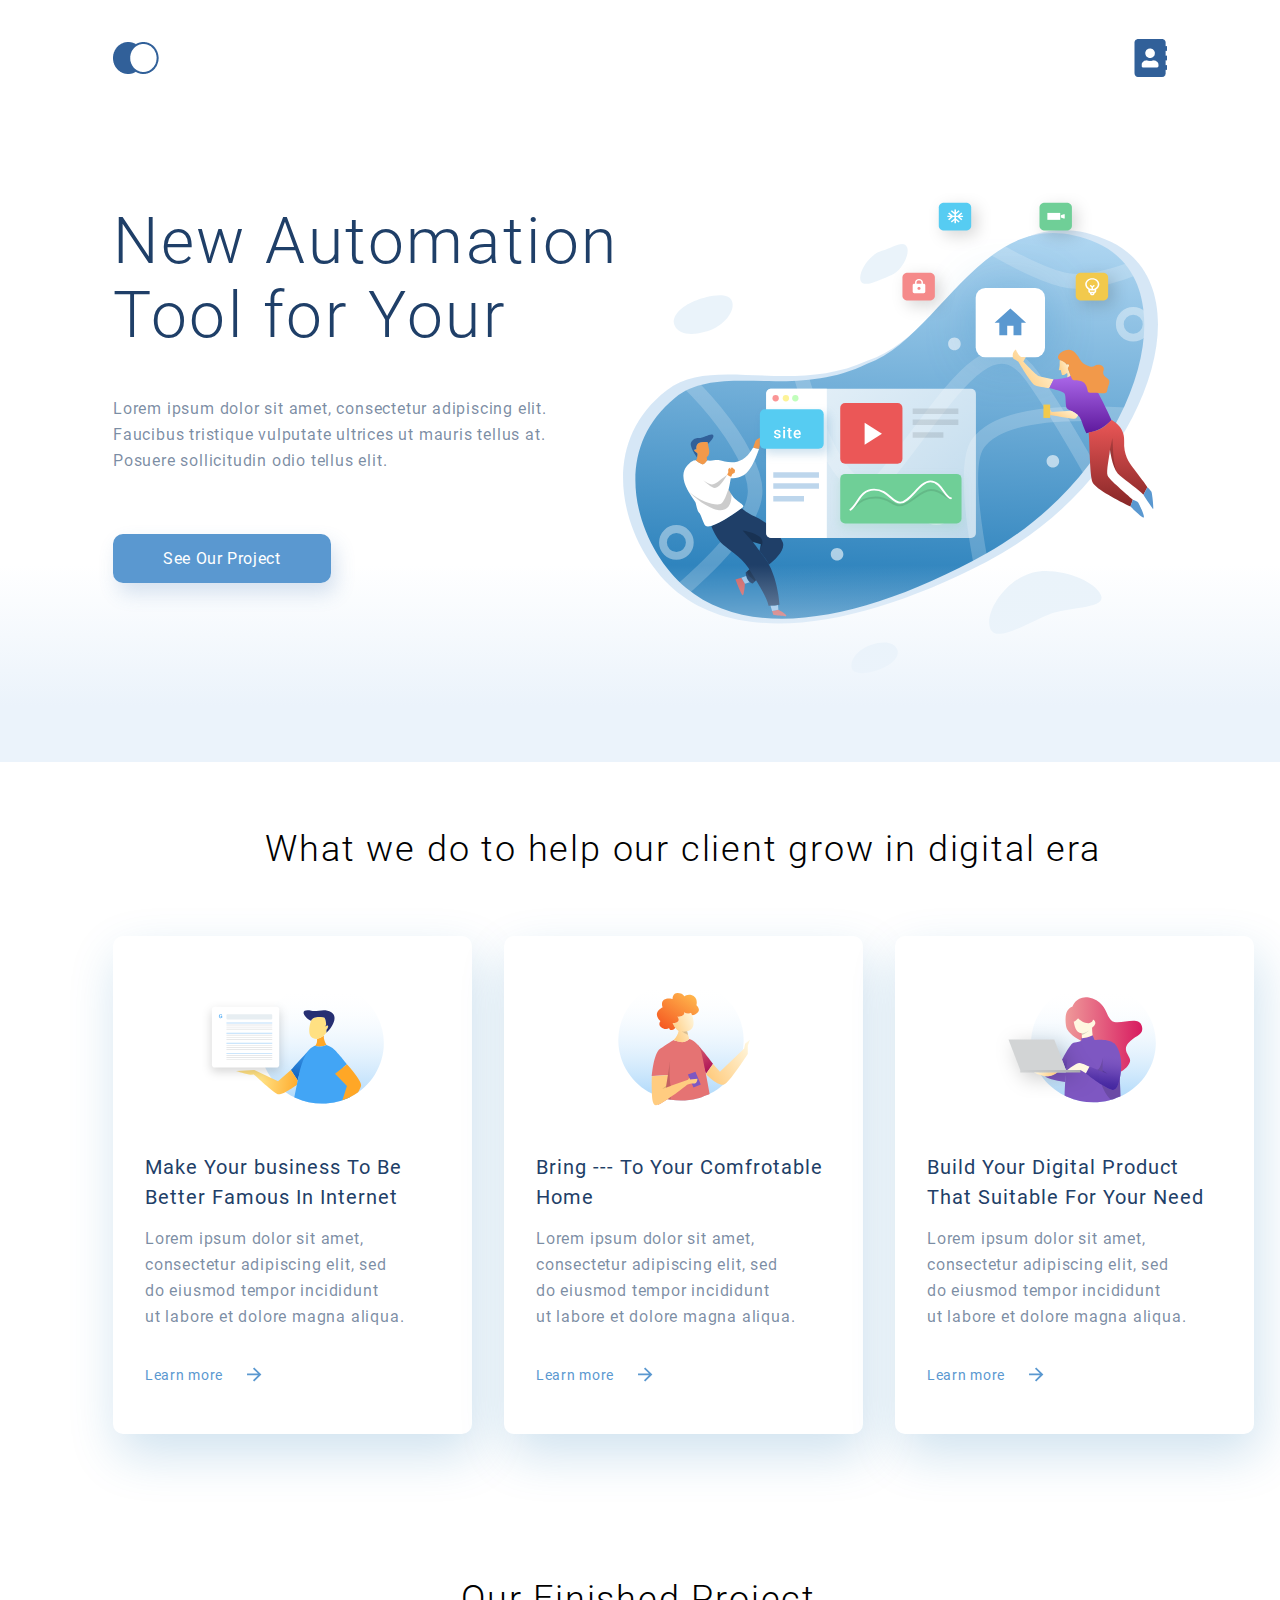
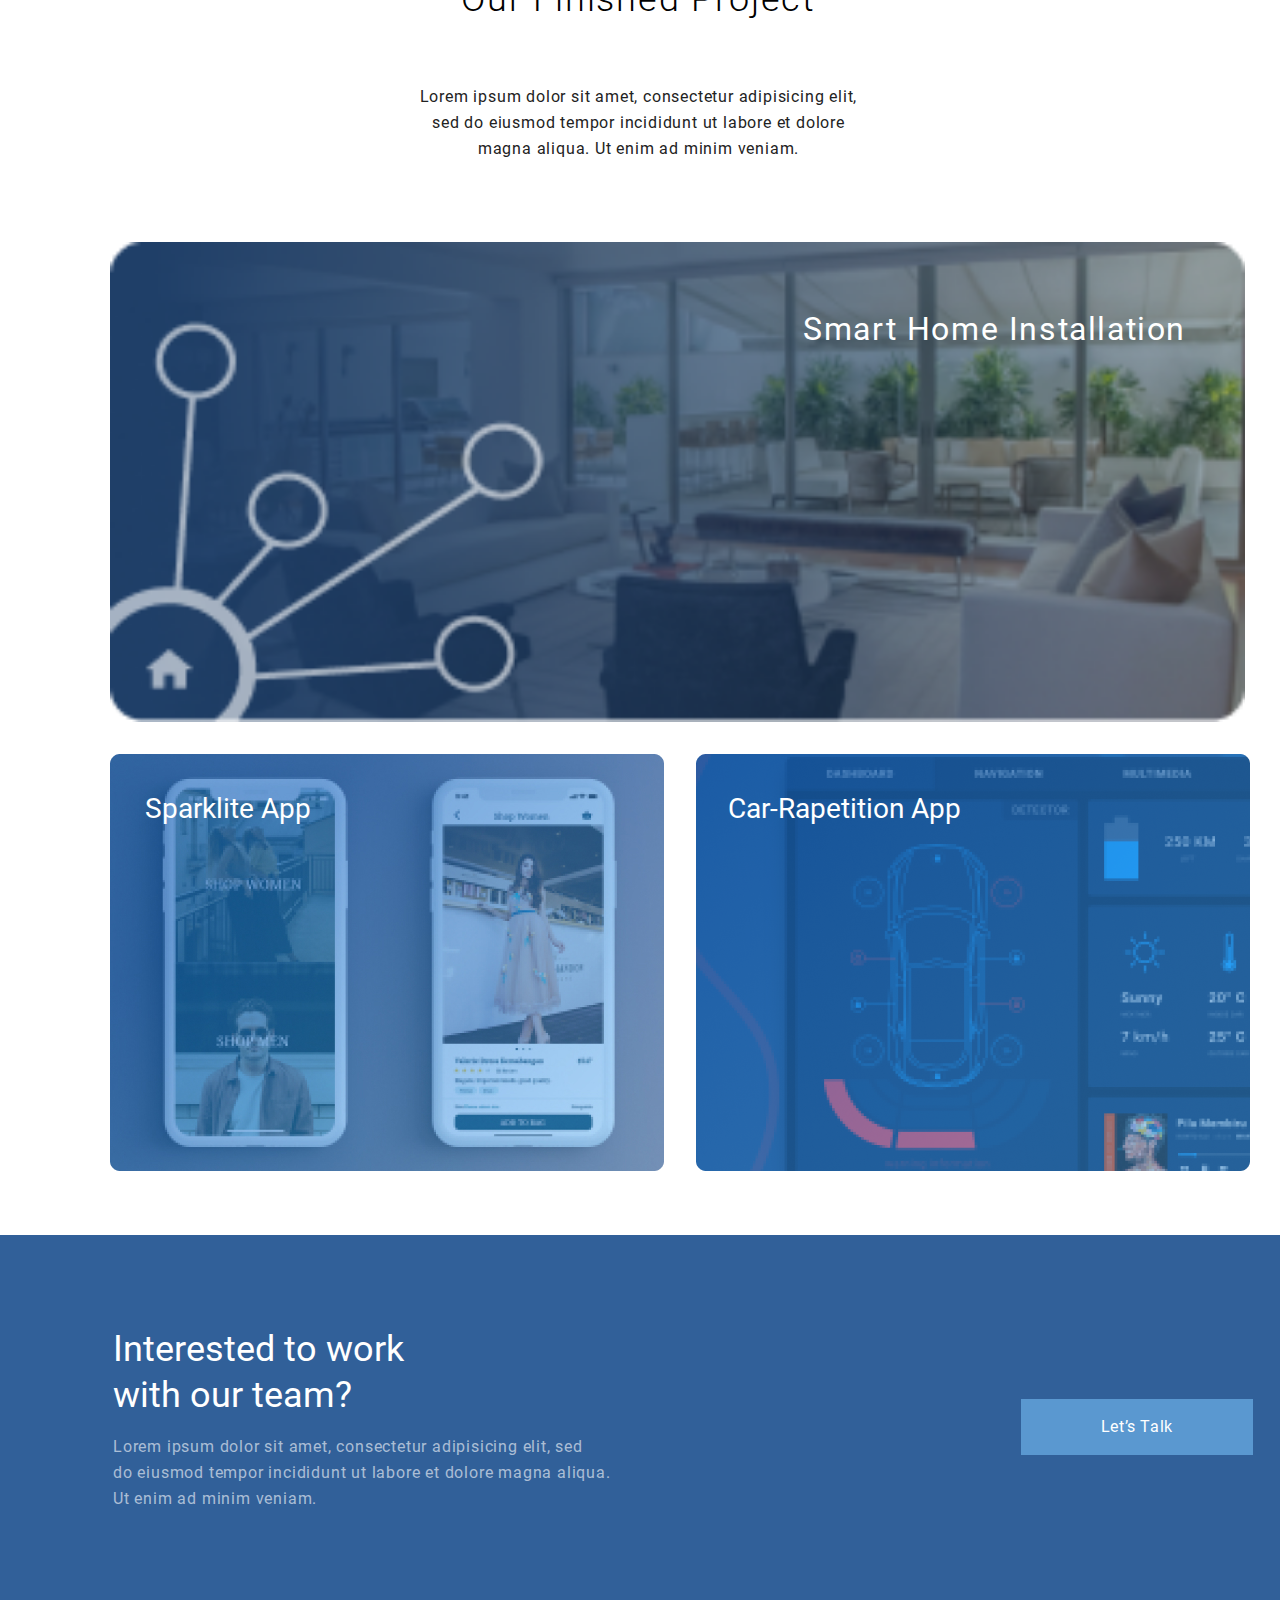
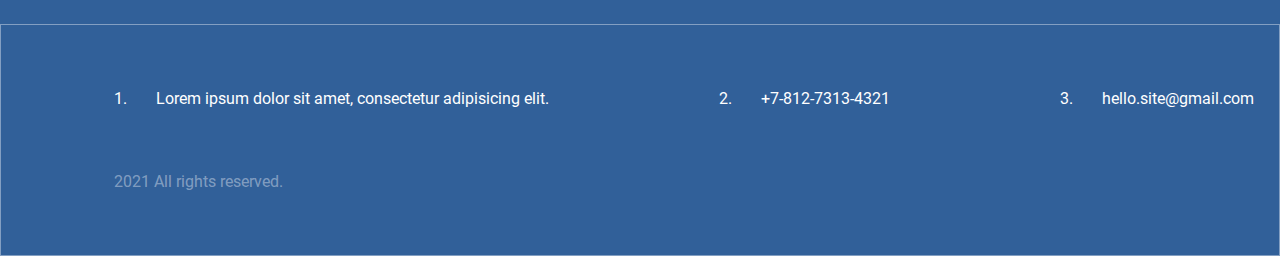
<file: index.html>
<html>
    <head>
        <meta name="viewport" content="width=device-width, initial-scale=1, user-scalable=no" />
        <link href="./style.css" rel="stylesheet" />
    </head>
    <body>
      <div class="menu">
          <div class="logo"></div>
          <div class="adress"></div>
        </div>
        <header class="layout header">
            <div class="layout_inner">

                <h1 class="header_title">New Automation Tool for Your</h1>
                <p class="header_description">Lorem ipsum dolor sit amet, consectetur adipiscing elit. Faucibus tristique vulputate ultrices ut&nbsp;mauris tellus&nbsp;at. Posuere sollicitudin odio tellus elit.</p>
                <a href="#" class="header_button">See Our Project</a>
            </div>
        </header>

        <main class="layout main">
            <div class="layout_inner">
                <h2 class="main_title">What we&nbsp;do&nbsp;to&nbsp;help our client grow in&nbsp;digital era</h2>
                <ul class="main_features">
                    <li class="main_feature main_feature-famous">
                        <strong class="main_feature__title">Make Your business To&nbsp;Be Better Famous In&nbsp;Internet</strong>
                        <br/>
                        <span class="main_feature__description">Lorem ipsum dolor sit amet, consectetur adipiscing elit, sed do&nbsp;eiusmod tempor incididunt ut&nbsp;labore et&nbsp;dolore magna aliqua.</span>
                        <a class="main_feature__more" href="#" rel="noopener noreferrer">Learn more</a>
                    </li>
                    <li class="main_feature main_feature-home">
                        <strong class="main_feature__title">Bring --- To&nbsp;Your Comfrotable Home</strong>
                        <br/>
                        <span class="main_feature__description">Lorem ipsum dolor sit amet, consectetur adipiscing elit, sed do&nbsp;eiusmod tempor incididunt ut&nbsp;labore et&nbsp;dolore magna aliqua.</span>
                        <a class="main_feature__more" href="#" rel="noopener noreferrer">Learn more</a>
                    </li>
                    <li class="main_feature main_feature-product">
                        <strong class="main_feature__title">Build Your Digital Product That Suitable For Your Need</strong>
                        <br/>
                        <span class="main_feature__description">Lorem ipsum dolor sit amet, consectetur adipiscing elit, sed do&nbsp;eiusmod tempor incididunt ut&nbsp;labore et&nbsp;dolore magna aliqua.</span>
                        <a class="main_feature__more" href="#" rel="noopener noreferrer">Learn more</a>
                    </li>
                </ul>
            </div>
        </main>

        <div class="images">
                    <h2 class="project">Our Finished Project</h2>
                    <p class="project_content">Lorem ipsum dolor sit amet, consectetur adipisicing elit, sed do&nbsp;eiusmod tempor incididunt ut&nbsp;labore et&nbsp;dolore magna aliqua. Ut&nbsp;enim ad&nbsp;minim veniam.</p>
                  <div class="images_product">
                    <div class="smart">Smart Home Installation</div>
                    <div class="sparklite">Sparklite App</div>
                    <div class="car">Car-Rapetition App</div>
                  </div>
        </div>
        <footer class="layout footer bite">
            <div class="layout_inner">
                <h2 class="footer_title">Interested to&nbsp;work with our team?</h2>
                <p class="footer_description">Lorem ipsum dolor sit amet, consectetur adipisicing elit, sed do&nbsp;eiusmod tempor incididunt ut&nbsp;labore et&nbsp;dolore magna aliqua. Ut&nbsp;enim ad&nbsp;minim veniam.</p>
                <a href="mailto:hello.site@gmail.com" class="footer_button">Let’s Talk</a>
            </div>
        </footer>

        <footer class="layout footer contacts">
            <div class="layout_inner">
                <ol class="contacts_features">
                    <li class="contacts_feature">Lorem ipsum dolor sit amet, consectetur adipisicing elit.</li>
                    <li class="contacts_feature"><a href="tel:781273134321">+7-812-7313-4321</a></li>
                    <li class="contacts_feature"><a href="mailto:hello.site@gmail.com">hello.site@gmail.com</a></li>
                </ol>
                <span class="footer_copyright">2021 All rights reserved.</span>
            </div>
        </footer>
    </body>
</html>
</file>
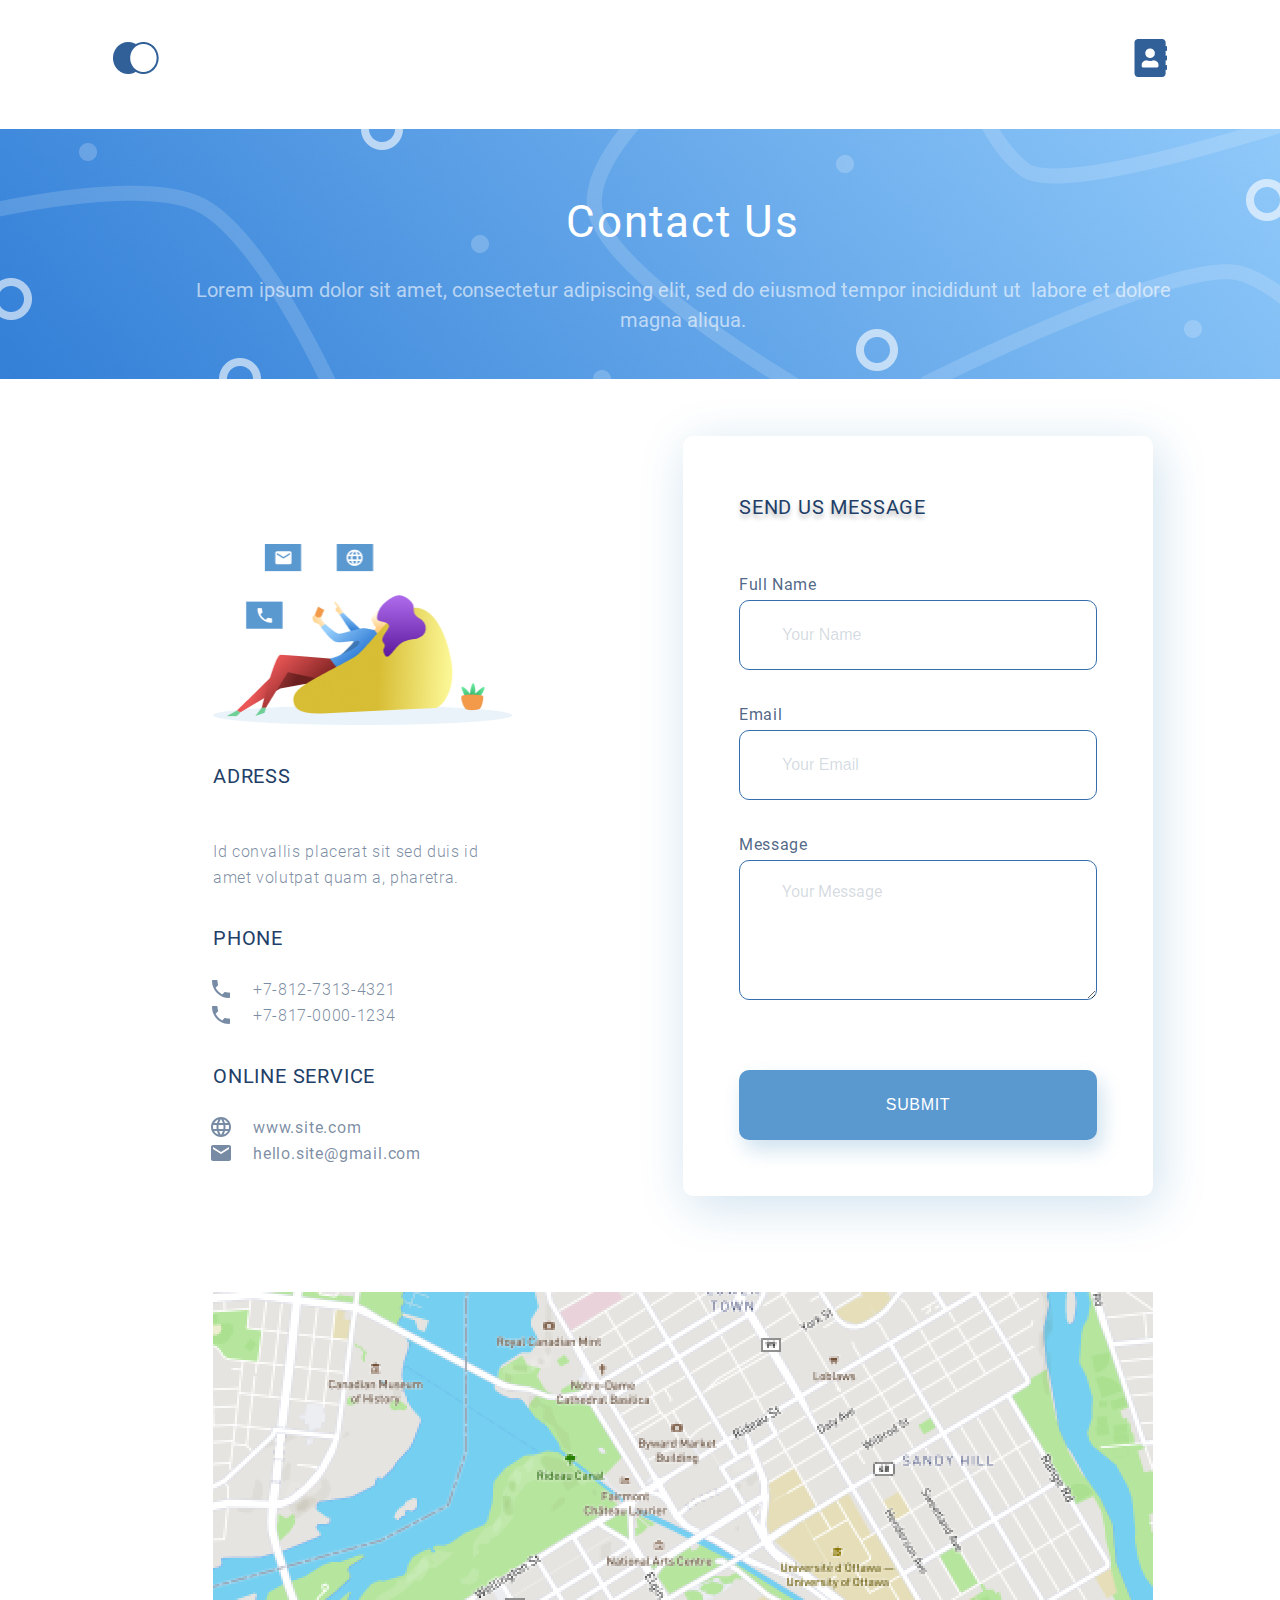
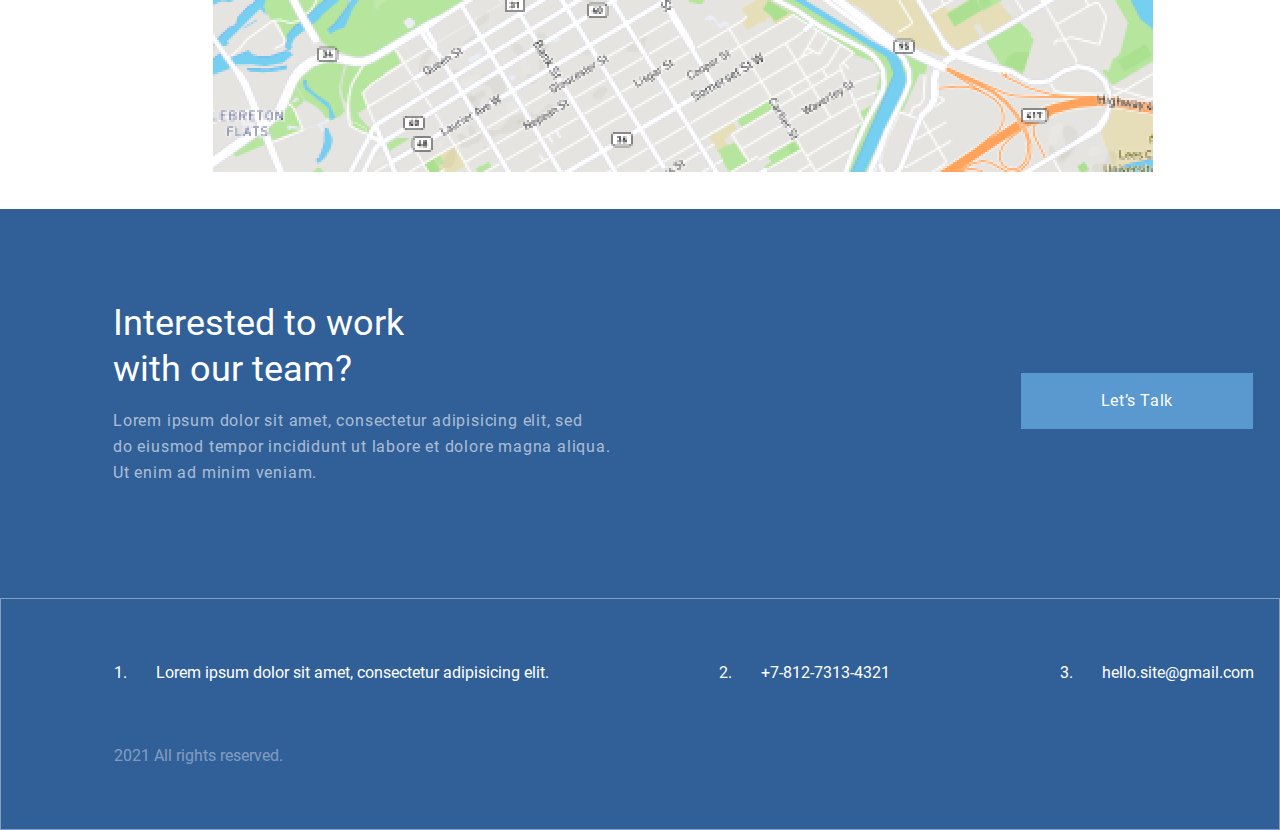
<file: contact.html>
<html>
	<head>
			<meta name="viewport" content="width=device-width, initial-scale=1, user-scalable=no" />
				<link href="./style.css" rel="stylesheet" />
	</head>
		<body>
			<div class="menu">
          <div class="logo"></div>
          <div class="adress"></div>
        </div>
				<header class="layout header_contact">
         <div class="layout_inner">
						<h1 class="header_contact__title">Contact&nbsp;Us</h1>
						<p class="header_contact__description">Lorem ipsum dolor sit amet, consectetur adipiscing elit, sed do&nbsp;eiusmod tempor incididunt ut&nbsp labore et&nbsp;dolore magna aliqua.</p>
						</div>
					</header>
	<main class="layout main_contact">
	 <div class="layout_inner">
		 <div class="main_contact__container">
		 	<dl class="main_features_contact">
			 <dt class="main_feature_contact__title">Adress</dt>
			 <dd class="main_feature_contact__description">Id&nbsp;convallis placerat sit sed duis id&nbsp;<br>amet volutpat quam&nbsp;a, pharetra.</dd>
			 <dt class="main_feature_contact__title">Phone</dt>
			 <dd>
				 <a class="main_feature__phone" href="tel:7-812-7313-4321" rel="noopener noreferrer">+7-812-7313-4321</a>
				 <br>
				 <a class="main_feature__phone" href="tel:+7-817-0000-1234" rel="noopener noreferrer">+7-817-0000-1234</a>
			 </dd>
			 <dt class="main_feature_contact__title">Online service</dt>
			 <dd>
				 <a class="main_feature__site_one" href="www.site.com" rel="noopener noreferrer">www.site.com</a>
				 <br>
				 <a class="main_feature__site_two" href= mailto:hello.site@gmail.com rel="noopener noreferrer">hello.site@gmail.com</a>
			 </dd>
		 </dl>
		 <form class="form" action="#" name="form">
			 <h2 class="form_title">Send&nbsp;us message</h2>
			 <div class="form_group">
				 <p class="form_group_title">Full Name</p>
				 <input class="form_input form_input__name" type="text" placeholder="Your name" />
			 </div>
			 <div class="form_group">
				 <p class="form_group_title" type="email">Email</p>
				 <input class="form_input form_input__email" placeholder="Your email" />
			 </div>
			 <div class="form_group">
				 <p class="form_group_title" placeholder="Your message">Message</p>
				 <textarea class="form_input form_input__message" name="text" placeholder="Your message"></textarea>
			 </div>
			 <div class="form_group_button">
				 <button class="form_group_button_style">Submit</button>
			 </div>
		 </form>
		 <div class="map"></div>
	 </div>
	 </div>
 </main>

			<footer class="layout footer bite">
					<div class="layout_inner">
							<h2 class="footer_title">Interested to&nbsp;work with our team?</h2>
							<p class="footer_description">Lorem ipsum dolor sit amet, consectetur adipisicing elit, sed do&nbsp;eiusmod tempor incididunt ut&nbsp;labore et&nbsp;dolore magna aliqua. Ut&nbsp;enim ad&nbsp;minim veniam.</p>
							<a href="mailto:hello.site@gmail.com" class="footer_button">Let’s Talk</a>
					</div>
			</footer>

			<footer class="layout footer contacts">
					<div class="layout_inner">
							<ol class="contacts_features">
									<li class="contacts_feature">Lorem ipsum dolor sit amet, consectetur adipisicing elit.</li>
									<li class="contacts_feature"><a href="tel:781273134321">+7-812-7313-4321</a></li>
									<li class="contacts_feature"><a href="mailto:hello.site@gmail.com">hello.site@gmail.com</a></li>
							</ol>
							<span class="footer_copyright">2021 All rights reserved.</span>
					</div>
			</footer>
</body>
</html>
</file>
<file: style.css>
@font-face {
		font-family: "Roboto";
		src: local("Roboto-Light"), url("./Roboto-Light.ttf") format("truetype");
		font-weight: 300;
		font-style: normal;
}

@font-face {
		font-family: "Roboto";
		src: local("Roboto-Regular"), url("./Roboto-Regular.ttf") format("truetype");
		font-weight: 400;
		font-style: normal;
}

body {
		height: 100%;
		margin: 0;
		display: flex;
		flex-direction: column;
		font-family: "Roboto", -apple-system, BlinkMacSystemFont, 'Segoe UI', Helvetica, 'Apple Color Emoji', sans-serif, 'Segoe UI Emoji', 'Segoe UI Symbol';
}

*,
*::before,
*::after {
    box-sizing: border-box;
}

.layout_inner {
		width:100%;
		margin: 0 auto;
}


.menu{
		width: 100%;
		max-width: 1366px;
		margin: 0 auto;
		display: flex;
		align-items: center;
		justify-content: space-between;

}
.logo{
		background-image: url("./logo.png");
		width: 46px;
		height: 48px;
}
.adress{
		padding-top: 6px;
		background-image: url("./adress.png");
		width: 33px;
		height: 38px;
}
.header {
		background: linear-gradient(0deg, #EBF3FB 0%, #EBF3FB 8.84%, rgba(152, 195, 232, 0) 31.12%);
		padding-top: 189px;
		padding-bottom: 190px;
}

.header::after {
		content: "";
		position: absolute;
		background-repeat: no-repeat;
		background-position: 50%;
		background-size: contain;
		background-image: url("./header_bg.svg");
		z-index: -1;
}

.header_title {
		font-weight: 300;
		color: #1F3F68;
		width: 520px;

}

.header_description {
		font-weight: 400;
		font-size: 16px;
		line-height: 26px;
		letter-spacing: 0.05em;
		color: rgba(31, 63, 104, .6);
		width: 440px;
}

.header_button {
		font-family: inherit;
		font-weight: 400;
		text-align: center;
		letter-spacing: 0.04em;
		color: #FFFFFF;
		user-select: none;
		text-decoration: none;

}

.project{

		font-weight: 300;
		text-align: center;
		color: #000000;
}
.project_content{
		font-weight: 400;
		font-size: 16px;
		text-align: center;
		letter-spacing: 0.05em;
		color: #222222;
}
.smart{
		background-image: url("./smart.png");
		background-repeat: no-repeat;
		background-size: contain;
		left: 113px;
		top: 1675px;
		font-weight: 400;
		text-align: right;
		letter-spacing: 0.05em;
		color: #FFFFFF;
}
.sparklite{
		background-image: url("./sparklite.jpg");
		background-repeat: no-repeat;
		background-size: contain;
		font-weight: 400;
		color: #FFFFFF;
}
.car{
		background-image: url("./car.png");
		background-repeat: no-repeat;
		background-size: contain;
		font-weight: 400;
		color: #FFFFFF;
}
.main {
		flex: 1;

}

.main_title {
		font-weight: 300;
		font-size: 36px;
		line-height: 46px;
		text-align: center;

}

.main_features {
		padding: 0;
		margin: 0;
		list-style-type: none;
		list-style-position: outside;
		display: grid;
		grid-gap: 32px;
}

.main_feature {
		position: relative;
		padding: 216px 32px 44px;
		margin: 0;
		background: #FFFFFF;
		box-shadow: 5px 20px 50px rgba(16, 112, 177, 0.2);
		border-radius: 10px;
		display: flex;
		flex-direction: column;
		align-items: flex-start;
}

.main_feature::after {
		content: "";
		width: 100%;
		height: 214px;
		position: absolute;
		top: 0;
		left: 0;
		background-repeat: no-repeat;
		background-position: 50%;
}

.main_feature-famous::after {
		background-image: url("./feature_famous_pic.svg");
}

.main_feature-home::after {
		background-image: url("./feature_home_pic.svg");
}

.main_feature-product::after {
		background-image: url("./feature_product_pic.svg");
}

.main_feature br {
		display: none;
}

.main_feature__title {
		display: block;
		font-weight: 400;
		font-size: 20px;
		line-height: 30px;
		letter-spacing: 0.05em;
		color: #1F3F68;
		margin: 0 0 14px;
}

.main_feature__description {
		font-weight: 400;
		font-size: 16px;
		line-height: 26px;
		letter-spacing: 0.05em;
		color: rgba(31, 63, 104, .6);
		margin: 0 0 30px;
}

.main_feature__more {
		font-weight: 400;
		font-size: 14px;
		line-height: 30px;
		letter-spacing: 0.05em;
		color: #5A98D0;
		text-decoration: none;
		display: flex;
		align-items: center;
}

.main_feature__more::after {
		content: "";
		display: inline-block;
		width: 22px;
		height: 22px;
		margin: 0 0 0 20px;
		background-repeat: no-repeat;
		background-position: 0 0;
		background-size:contain;
		background-image: url("./more_link.svg");
}
.footer {
		background-color: #316099;
		color: rgba(255, 255, 255, 1);

}

.contacts {
		padding-top: 64px;
		padding-bottom: 64px;
		border: 1px solid rgba(255, 255, 255, .4);
}

.footer_title {
		font-weight: 400;
		margin: 0;
		grid-area: footer_title;
		max-width: 350px;
}

.footer_description {
		font-weight: 400;
		letter-spacing: 0.05em;
		color: rgba(255, 255, 255, 0.6);
		grid-area: footer_description;
		max-width: 500px;
}

.footer_button {
		display: inline-block;
		padding: 15px 80px;
		background: #5A98D0;
		color: rgba(255, 255, 255, 1);
		font-weight: 400;
		font-size: 16px;
		line-height: 26px;
		text-align: center;
		letter-spacing: 0.04em;
		text-decoration: none;
		grid-area: footer_button;
		justify-self: end;
}

.contacts_features {
		padding: 0;
		margin: 0 0 64px;
		counter-reset: contacts;
		list-style-type: none;
		list-style-position: outside;
		display: grid;
		grid-template-columns: 1fr 1fr 1fr;
		grid-gap: 20px;
}

.contacts_feature {
		position: relative;
		padding-left: 42px;
}

.contacts_feature::before {
		counter-increment: contacts;
		content: counter(contacts) ".";
		position: absolute;
		top: 0;
		left: 0;
}

.contacts_features a {
		color: inherit;
		text-decoration: none;
}

.footer_copyright {
		color: rgba(255, 255, 255, .4);
}
/* Large Devices, Wide Screens */
@media only screen and (min-width: 768px){

		.layout_inner {
				width: 1366px;
				padding-left: 113px;
				padding-right: 113px;
			}
			.menu {
				padding: 34px 113px 47px 113px;
			}

			.header {
				padding-top: 33px;
				display: flex;
				flex-direction: column;

			}
		.header::after {
				top: 193px;
				left: auto;
				right: 113px;
				width: 554px;
				height: 481px;
			}
		.header_title{
				font-weight: 300;
				font-size: 64px;
				line-height: 74px;
				letter-spacing: 0.04em;
				color: #1F3F68;
			}
		.header_description{
				margin:0 0 72px 0;
			}
		.header_button {
				font-family: inherit;
				padding: 15px 50px;
				background: #5A98D0;
				box-shadow: 5px 10px 20px rgba(53, 110, 173, 0.2);
				border-radius: 10px;
				font-weight: 400;
				font-size: 16px;
				line-height: 26px;
				text-align: center;
				letter-spacing: 0.04em;
				color: #FFFFFF;
				user-select: none;
				text-decoration: none;

			}
		.images{
				padding: 0 113px 64px 110px;

			}
		.main_title{
				margin:0 0 64px 0;
				letter-spacing: 0.05em;
			}
		.project{
				font-size: 36px;
				line-height: 46px;
				letter-spacing: 0.05em;
			}
		.project_content{
				line-height: 26px;
				padding: 32px 308px 64px 308px;

			}
		.images_product{
      width: 100%;
      max-width: 1140px;
      margin: 0 auto;
      display: grid;
      grid-gap:32px;
      grid-template-areas:"smart smart" "sparklite car"
    }

		.smart{
				width: 1140px;
				height: 480px;
				padding: 64px 64px 304px 678px;
				font-size: 32px;
				line-height: 46px;
				grid-area: smart;
			}
		.sparklite{
				padding: 32px 336px 339px 35px;
				width: 554px;
				height: 417px;
				font-size: 28px;
				line-height: 46px;
				grid-area: sparklite;

			}
		.car{
				width: 554px;
				height: 417px;
				padding: 32px 264px 339px 32px;
				font-size: 28px;
				line-height: 46px;
				grid-area: car;
			}
		.main{
			padding: 64px 0 112px;
			}
		.main_features {
				grid-template-columns: repeat(3, 1fr);
			}

		.main_feature {
				width: 359px;
			}
		.bite {
				padding-top: 91px;
				padding-bottom: 96px;
			}
		.bite .layout_inner {
				text-align: left;
				display: grid;
				grid-template-areas:
				"footer_title       footer_button"
				"footer_description footer_button";
				align-items: center;
			}
		.footer_title{
				font-size: 36px;
				line-height: 46px;
			}
		.footer_description{
				font-size: 16px;
				line-height: 26px;
			}
		.contacts_features{
				display: flex;
				flex-direction: row;
				justify-content: space-between;
			}
/*Contact*/

.main_contact__container{
	max-width:940px;
	margin: 0 auto;
	display: grid;
	grid-template-areas:  "main_features__contact form"
												"map                     map";
	grid-template-columns: 1fr 1fr;
	align-items: center;
	justify-content: center;
}
		.header_contact{
				background-image: url("./header.jpg");
				background-repeat: no-repeat;
				background-size: cover;
				display: flex;
				flex-direction: column;
			}
		.header_contact__title{
				font-weight: 500;
				font-size: 44px;
				line-height: 74px;
				text-align: center;
				letter-spacing: 0.04em;
				color: #FFFFFF;
				margin:0;
				padding-top: 56px;
			}
			.header_contact__description {
	      margin: 0;
	      padding: 16px 79px 44px 79px;
	      font-weight: 400;
	      font-size: 20px;
	      line-height: 30px;
	      text-align: center;
	      color: rgba(255, 255, 255, 0.6);

			}
		/*	.main_contact .layout_inner {
				display: grid;
				grid-template-areas:  "main_features__contact form"
															"map                     map";
				grid-template-columns: 1fr 1fr;
				align-items: center;
				justify-content: center;
  }*/
	.main_features_contact {
	background-image: url("./sofa.png");
	background-size: 300px 181px;
	background-repeat: no-repeat;
	display: flex;
	flex-direction: column;
	padding-top: 185px;
	padding-right: 100px;
	margin: 0;
	margin-top: 135px;
	grid-area: main_features__contact;
	justify-self: start;
}
		/*.main_feature__contact{
				padding: 0;
				margin: 0;
				list-style-type: none;
				list-style-position: outside;

			}*/
		.main_feature_contact__title{
				padding-top: 32px;
				padding-bottom: 24px;
				font-style: normal;
				font-weight: 500;
				font-size: 20px;
				line-height: 30px;
				letter-spacing: 0.04em;
				color: #1F3F68;
				text-transform: uppercase;

			}
		.main_feature_contact__description{
				margin:0;
				padding-top: 24px;
				font-style: normal;
				font-weight: 300;
				font-size: 16px;
				line-height: 26px;
				letter-spacing: 0.04em;
				color: rgba(31, 63, 104, .6);
				text-align: left;

			}
		.main_feature__phone{
				position: relative;
				text-decoration: none;
				margin: 0;
				font-style: normal;
				font-weight: 300;
				font-size: 16px;
				line-height: 26px;
				letter-spacing: 0.04em;
				color: rgba(31, 63, 104, .6);

			}
		.main_feature__phone::before {
				content: "";
				width: 100%;
				height: 24px;
				right:44px;
				position: absolute;
				background-repeat: no-repeat;
				background-position: 0% 50%;
				opacity: 0.6;
			}
		.main_feature__phone::before {
				background-image: url("./phone.svg");
			}
		.main_feature__site_one{
				position: relative;
				text-decoration: none;
				font-weight: 400;
				font-size: 16px;
				line-height: 26px;
				letter-spacing: 0.05em;
				color: rgba(31, 63, 104, .6);

			}
		.main_feature__site_one::before {
				content: "";
				width: 100%;
				height: 24px;
				right:44px;
				position: absolute;
				background-repeat: no-repeat;
				background-position: 0% 50%;
				opacity: 0.6;
			}
		.main_feature__site_one::before {
				background-image: url("./site.svg");
			}
		.main_feature__site_two{
				position:relative;
				text-decoration: none;
				font-weight: 400;
				font-size: 16px;
				line-height: 26px;
				letter-spacing: 0.05em;
				color: rgba(31, 63, 104, .6);

			}
		.main_feature__site_two::before {
				content: "";
				width: 100%;
				height: 24px;
				right:44px;
				position: absolute;
				background-repeat: no-repeat;
				background-position: 0% 50%;
				opacity: 0.6;
			}
		.main_feature__site_two::before {
				background-image: url("./email.svg");
			}
		.form{
			    margin: 57px 0 0;
			    padding: 56px;
			    background: #FFFFFF;
			    box-shadow: 5px 10px 50px rgba(16, 112, 177, 0.2);
			    border-radius: 10px;
			    grid-area: form;
			  }
		.form_title{
				margin: 0;
				padding-bottom: 18px;
				font-weight: 500;
				font-size: 20px;
				line-height: 30px;
				letter-spacing: 0.04em;
				text-transform: uppercase;
				color: #1F3F68;
				text-shadow: 0px 4px 4px rgba(0, 0, 0, 0.25);
			}
		.form_group{
				padding-top: 30px;

			}

		.form_input{
			width: 100%;
			height: 70px;
			border: 1px solid #356EAD;
			border-radius: 10px;
			padding-left: 42px;
			font-size: 16px;
			text-transform: capitalize;
		}
		.form_group_title{
				margin: 0;
				font-weight: 400;
				font-size: 16px;
				line-height: 30px;
				letter-spacing: 0.04em;
				color: rgb(31, 63, 104, 0.8);
			}
		.form_input__name{
				height: 70px;
			}
		.form_input__name::placeholder{
				color: rgb(31, 63, 104, 0.2)
			}
		.form_input__email{
			height: 70px;
			}
		.form_input__email::placeholder{
				color: rgb(31, 63, 104, 0.2)
			}
		.form_input__message{
				font-family: Roboto;
				font-style: normal;
				height: 140px;
				padding-top: 21px;
			}
		.form_input__message::placeholder{
				color: rgb(31, 63, 104, 0.2);
			}
		.form_group_button{
				padding-top: 70px;
			}
		.form_group_button_style{
				margin:0;
				width: 100%;
				height: 70px;
				background: #5A98D0;
				box-shadow: 5px 10px 20px rgba(16, 112, 177, 0.2);
				border: none;
				border-radius: 10px;
				font-weight: 500;
				font-size: 16px;
				line-height: 26px;
				text-align: center;
				letter-spacing: 0.04em;
				color: #FFFFFF;
				text-transform: uppercase;
			}
			.map {
				background-image: url("./map.png");
				background-size: cover;
				background-repeat: no-repeat;
				width: 100%;
				height: 480px;
				margin-bottom: 37px;
				margin-top: 96px;
				grid-area: map;
				justify-self: center;
			  }
}
@media screen and (min-width:480px) and (max-width:768px) {
		.layout_inner {
				width:100%;
				padding-left: 34px;
				padding-right: 34px;
			}
		.menu{
					padding: 10px 32px 41px 32px;

			}
		.header{
				padding: 112px 228px 228px 34px;
			}
		.header::after {
				top: 193px;
				left: auto;
				right: 113px;
				width: 554px;
				height: 481px;
			}
		.header_title{

				font-weight: 300;
				font-size: 64px;
				line-height: 74px;
				letter-spacing: 0.04em;
				color: #1F3F68;
			}
		.header_button {
				font-family: inherit;
				padding: 15px 50px;
				background: #5A98D0;
				box-shadow: 5px 10px 20px rgba(53, 110, 173, 0.2);
				border-radius: 10px;
				font-weight: 400;
				font-size: 16px;
				line-height: 26px;
				text-align: center;
				letter-spacing: 0.04em;
				color: #FFFFFF;
				user-select: none;
				text-decoration: none;

			}
		.main_title{
				letter-spacing: 0.05em;
		}
			.main_feature {
				width: 336px;
			}
		.images{
				padding: 0 34px 64px 34px;
				display: grid;
				grid-gap: 32px;

			}
			.project{
				font-size: 36px;
				line-height: 46px;
				letter-spacing: 0.05em;
			}
		.project_content{
				font-size: 16px;
				line-height: 26px;
				text-align: center;
				padding: 0 80px 32px 80px;
			}
			.images_product {
       width: 100%;
       max-width: 705px;
       margin: 0 auto;
       display: grid;
       grid-gap: 32px;
       grid-template-areas:"smart smart" "sparklite car"
     }

     .smart {
       width: 705px;
       height: 297px;
       font-size: 32px;
       line-height: 46px;
       grid-area: smart;
       padding: 64px 64px 120px 242px;
     }

     .sparklite {
       padding: 20px 115px 205px 20px;
       width: auto;
       height: 253px;
       font-size: 28px;
       line-height: 46px;
       grid-area: sparklite;
     }

     .car {
       padding: 20px 34px 205px 20px;
       width: auto;
       height: 253px;
       font-size: 28px;
       line-height: 46px;
       grid-area: car;
     }

		.main{
				padding: 78px 0 127px;
			}
		.main_features {
				grid-template-columns: repeat(3, 1fr);
			}

		.main_feature {
				width: 359px;
			}
		.footer_description{
				font-size: 16px;
				line-height: 26px;
			}
		.contacts_features{
				display: flex;
				flex-direction: column;
				justify-content: space-between;
			}
		.header_title {
				font-size: 64px;
				line-height: 74px;
				letter-spacing: 0.04em;
				text-align: left;
			}

		.header::after {
				width: 336px;
				height: 292px;
				right: 32px;
				top: 387px;
			}

		.main_features {
				grid-template-columns: 1fr;
				grid-auto-rows: 1fr 1fr 1fr;
				justify-items: center;
			}

		.bite {
    padding: 47px 70px 60px 70px;
}

		.bite .layout_inner {
				text-align: left;
				display: grid;
				grid-template-areas:
						"footer_title       footer_button"
						"footer_description footer_button";
				align-items: center;
}

		.footer_title {
				text-align: left;
				font-size: 36px;
				line-height: 46px;
				letter-spacing: 0.05em;
}
		.footer_button{
				width: 133px;
				height: 31px;
				font-size: 16px;
				line-height: 26px;
				text-align: center;
				letter-spacing: 0.04em;
				padding: 5px 30px 5px 30px;
}
		.footer_description{
				font-size: 16px;
				line-height: 26px;
				letter-spacing: 0.05em;
				width: 336px;
				height: 96px;
}
/*Contact*/
		.header_contact{
				background-image: url("./header.jpg");
				background-repeat: no-repeat;
				background-size: cover;
				display: flex;
				flex-direction: column;
}
		.header_contact__title{
				font-weight: 500;
				font-size: 44px;
				line-height: 74px;
				text-align: center;
				letter-spacing: 0.04em;
				color: #FFFFFF;
				margin:0;
				padding-top: 48px;
}
		.header_contact__description{
				margin:0;
				padding: 16px 124px 22px 124px;
				font-weight: 400;
				font-size: 20px;
				line-height: 30px;
				text-align: center;
				color: rgba(255, 255, 255, 0.6);

}
		.main_features_contact{
				max-width: 300px;
				background-image: url("./sofa.png");
				background-size:300px 181px;
				background-repeat: no-repeat;
				display: flex;
				flex-direction: column;
				padding-top: 185px;
				margin: 72px 234px 84px 234px;
}
		.main_feature__contact{
				padding: 0;
				margin: 0;
				list-style-type: none;
				list-style-position: outside;

}
	.main_feature_contact__title{
				padding-top: 32px;
				padding-bottom: 24px;
				font-style: normal;
				font-weight: 500;
				font-size: 20px;
				line-height: 30px;
				letter-spacing: 0.04em;
				color: #1F3F68;
				text-transform: uppercase;
}
		.main_feature_contact__description{
				margin:0;
				font-style: normal;
				font-weight: 300;
				font-size: 16px;
				line-height: 26px;
				letter-spacing: 0.04em;
				color: rgba(31, 63, 104, .6);
				text-align: left;

}
		.main_feature__phone{
				position: relative;
				text-decoration: none;
				margin: 0;
				font-style: normal;
				font-weight: 300;
				font-size: 16px;
				line-height: 26px;
				letter-spacing: 0.04em;
				color: rgba(31, 63, 104, .6);

}
		.main_feature__phone::before {
				content: "";
				width: 100%;
				height: 24px;
				right:44px;
				position: absolute;
				background-repeat: no-repeat;
				background-position: 0% 50%;
				opacity: 0.6;
}
		.main_feature__phone::before {
				background-image: url("./phone.svg");
}
		.main_feature__site_one{
				position: relative;
				text-decoration: none;
				font-weight: 400;
				font-size: 16px;
				line-height: 26px;
				letter-spacing: 0.05em;
				color: rgba(31, 63, 104, .6);

}
		.main_feature__site_one::before {
				content: "";
				width: 100%;
				height: 24px;
				right:44px;
				position: absolute;
				background-repeat: no-repeat;
				background-position: 0% 50%;
				opacity: 0.6;
}
		.main_feature__site_one::before {
			background-image: url("./site.svg");
}
		.main_feature__site_two{
				position:relative;
				text-decoration: none;
				font-weight: 400;
				font-size: 16px;
				line-height: 26px;
				letter-spacing: 0.05em;
				color: rgba(31, 63, 104, .6);

}
		.main_feature__site_two::before {
				content: "";
				width: 100%;
				height: 24px;
				right:44px;
				position: absolute;
				background-repeat: no-repeat;
				background-position: 0% 50%;
				opacity: 0.6;
}
		.main_feature__site_two::before {
				background-image: url("./email.svg");
}
.form{
			margin: 57px 104px 37px 144px;
			padding: 56px;
			background: #FFFFFF;
			box-shadow: 5px 10px 50px rgba(16, 112, 177, 0.2);
			border-radius: 10px;
			grid-area: form;
		}
		.form_group{
				padding-top: 30px;

			}
		.form_title{
				margin: 0;
				padding-bottom: 10px;
				font-weight: 500;
				font-size: 20px;
				line-height: 30px;
				letter-spacing: 0.04em;
				text-transform: uppercase;
				color: #1F3F68;
				text-shadow: 0px 4px 4px rgba(0, 0, 0, 0.25);
}
		.form_input{
			width: 100%;
			height: 70px;
			border: 1px solid #356EAD;
			border-radius: 10px;
			padding-left: 42px;
			font-size: 16px;
			text-transform: capitalize;
}
.form_group_title{
		margin: 0;
		font-weight: 400;
		font-size: 16px;
		line-height: 30px;
		letter-spacing: 0.04em;
		color: rgb(31, 63, 104, 0.8);
	}
.form_input__name{
		height: 70px;
	}
.form_input__name::placeholder{
		color: rgb(31, 63, 104, 0.2)
	}
.form_input__email{
	height: 70px;
	}
.form_input__email::placeholder{
		color: rgb(31, 63, 104, 0.2)
	}
.form_input__message{
		font-family: Roboto;
		font-style: normal;
		height: 140px;
		padding-top: 21px;
	}
.form_input__message::placeholder{
		color: rgb(31, 63, 104, 0.2);
	}
		.form_group_button{
				padding-top: 70px;
}
		.form_group_button_style{
				margin:0;
				width: 100%;
				height: 70px;
				background: #5A98D0;
				box-shadow: 5px 10px 20px rgba(16, 112, 177, 0.2);
				border: none;
				border-radius: 10px;
				font-weight: 500;
				font-size: 16px;
				line-height: 26px;
				text-align: center;
				letter-spacing: 0.04em;
				color: #FFFFFF;
				text-transform: uppercase;
}
		.map{
				background-image: url("./map.png");
				background-size: contain;
				background-repeat: no-repeat;
				width: 768px;
				height: 392px;
				margin-bottom: 37px;
				margin-left: -34px;
}
}
/* Extra Small Devices, Phones */
@media only screen and (max-width:480px){
		.layout_inner {
				width:100%;
				padding-left: 16px;
				padding-right: 16px;
}
		.menu{

					padding: 10px 16px 33px 16px;

}
		.header .layout_inner{
				display: flex;
				flex-direction: column;

}
		.header{
				padding: 36px 16px 0 16px;

}
		.header_title{
				width: 343px;
				height: 76px;
				font-size: 32px;
				line-height: 38px;
				text-align: center;
				letter-spacing: 0.04em;
				align-self: center;
}
		.header::after{
				display: none;
}
		.header_description{
				width: 343px;
				height: 96px;
				font-size: 16px;
				line-height: 26px;
				align-self: center;
				text-align: center;
}
		.header_button {

				font-weight: 400;
				font-size: 12px;
				line-height: 26px;
				text-align: center;
				color: #FFFFFF;
				text-decoration: none;
				width: 108px;
				height: 27px;
				background: rgb(90, 152, 208,.0);
				border-radius: 10px;
				align-self: center;
				padding-bottom: 41px;
}
		.main_title{
				font-size: 24px;
				line-height: 28px;
				text-align: center;
    padding:48px 16px 30px 16px;
}
		.main_features{
				padding: 32px 4px 0 4px;
}
		.images{
				padding: 0 16px 64px 16px;
				display: grid;
				grid-gap: 17px;

}
		.images_product{
				display: grid;
				grid-gap:17px;
				grid-template-areas:
												"smart"
												"sparklite"
												"car"
}
		.project{
				padding: 60px 0 32px 0;
				font-weight: 300;
				font-size: 24px;
				text-align: center;

}
		.project_content{
				font-size: 16px;
				line-height: 26px;
				letter-spacing: 0.05em;
				text-align: center;
				margin: 0;
				padding-bottom: 42px;

}
		.smart{
				width: 343px;
				height: 144px;
				font-size: 16px;
				line-height: 19px;
				padding: 16px 16px 112px 136px;
				text-align: left;
}
		.sparklite{
				padding: 20px 115px 205px 20px;
				width: 336px;
				height: 253px;
				font-size: 28px;
				line-height: 46px;
}
		.car{
				width: 336px;
				height: 253px;
				padding: 20px 34px 205px 20px;
				font-size: 28px;
				line-height: 46px;
}
		.main_features {
				grid-template-columns: repeat(3, 1fr);
}

		.main_feature {
				width: 336px;
}
		.bite .layout_inner {
				display: flex;
				flex-direction: column;
				align-items: center;
				justify-content: center;
}
		.footer_title{
				padding: 18px 60px 0 60px;
				font-size: 24px;
				line-height: 28px;
				text-align: center;
}
		.footer_description{
				font-size: 16px;
				line-height: 26px;
				text-align: center;
				letter-spacing: 0.05em;
				padding-bottom: 24px;
}
		.footer_button{
				width: 108px;
				height: 31px;
				font-size: 16px;
				line-height: 26px;
				text-align: center;
				padding:5px 10px;
}
		.contacts_features{
				display: flex;
				flex-direction: column;
				justify-content: space-between;

}

		.main_features {
				grid-template-columns: 1fr;
				grid-auto-rows: 1fr 1fr 1fr;
				justify-items: center;
}

		.bite {
				padding-top: 20px;
				padding-bottom: 40px;

}
		.footer_copyright{
				padding-left: 82px;
}
/*Contact*/
		.header_contact{
				background-image: url("./header.jpg");
				background-repeat: no-repeat;
				background-size: cover;
				display: flex;
				flex-direction: column;

}

		.header_contact__title{
				font-weight: 500;
				font-size: 24px;
				line-height: 28px;
				text-align: center;
				letter-spacing: 0.04em;
				color: #FFFFFF;
				margin:0;
				padding-top: 48px;
}
		.header_contact__description{
				margin:0;
				padding: 32px 30px 60px 30px;
				font-weight: 400;
				font-size: 16px;
				line-height: 30px;
				text-align: center;
				color: rgba(255, 255, 255, 0.6);


}
		.main_features_contact{
				max-width: 300px;
				background-image: url("./sofa.png");
				background-size:300px 181px;
				background-repeat: no-repeat;
				display: flex;
				flex-direction: column;
				padding-top: 185px;
				margin-left: 37px;
}
		.main_feature__contact{
				padding: 0;
				margin: 0;
				list-style-type: none;
				list-style-position: outside;

}
		.main_feature_contact__title{
				padding-top: 32px;
				padding-bottom: 24px;
				font-style: normal;
				font-weight: 500;
				font-size: 20px;
				line-height: 30px;
				letter-spacing: 0.04em;
				color: #1F3F68;
				text-transform: uppercase;
}
		.main_feature_contact__description{
				margin:0;
				font-style: normal;
				font-weight: 300;
				font-size: 16px;
				line-height: 26px;
				letter-spacing: 0.04em;
				color: rgba(31, 63, 104, .6);
				text-align: left;

}
		.main_feature__phone{
				position: relative;
				text-decoration: none;
				margin: 0;
				font-style: normal;
				font-weight: 300;
				font-size: 16px;
				line-height: 26px;
				letter-spacing: 0.04em;
				color: rgba(31, 63, 104, .6);

}
		.main_feature__phone::before {
				content: "";
				width: 100%;
				height: 24px;
				right:44px;
				position: absolute;
				background-repeat: no-repeat;
				background-position: 0% 50%;
				opacity: 0.6;
}
		.main_feature__phone::before {
			background-image: url("./phone.svg");
}
		.main_feature__site_one{
				position: relative;
				text-decoration: none;
				font-weight: 400;
				font-size: 16px;
				line-height: 26px;
				letter-spacing: 0.05em;
				color: rgba(31, 63, 104, .6);

}
		.main_feature__site_one::before {
				content: "";
				width: 100%;
				height: 24px;
				right:44px;
				position: absolute;
				background-repeat: no-repeat;
				background-position: 0% 50%;
				opacity: 0.6;
	}
		.main_feature__site_one::before {
				background-image: url("./site.svg");
		}
			.main_feature__site_two{
				position:relative;
				text-decoration: none;
				font-weight: 400;
				font-size: 16px;
				line-height: 26px;
				letter-spacing: 0.05em;
				color: rgba(31, 63, 104, .6);

}
		.main_feature__site_two::before {
				content: "";
				width: 100%;
				height: 24px;
				right:44px;
				position: absolute;
				background-repeat: no-repeat;
				background-position: 0% 50%;
				opacity: 0.6;
	}
		.main_feature__site_two::before {
				background-image: url("./email.svg");
}
		.form{
				margin: 0;
				margin-left: 17px;
				margin-bottom: 32px;
				padding: 36px;
				width: 343px;
				height: 514px;
				background: #FFFFFF;
				box-shadow: 5px 10px 50px rgba(16, 112, 177, 0.2);
				border-radius: 10px;
}
		.form_title{
				margin: 0;
				padding-bottom: 10px;
				font-weight: 500;
				font-size: 16px;
				line-height: 30px;
				letter-spacing: 0.04em;
				text-transform: uppercase;
				color: #1F3F68;
				text-shadow: 0px 4px 4px rgba(0, 0, 0, 0.25);
}
		.form_group{
				padding-top: 20px;

}

		.form_group_title{
				margin: 0;
				font-weight: 400;
				font-size: 14px;
				line-height: 30px;
				letter-spacing: 0.04em;
				color: rgb(31, 63, 104, 0.8);
}
.form_input{
	width: 100%;
	border: 1px solid #356EAD;
	border-radius: 10px;
	padding-left: 42px;
	font-size: 16px;
	text-transform: capitalize;
}
		.form_input__name{
				height: 46px;
}
		.form_input__name::placeholder{
				color: rgb(31, 63, 104, 0.2)
}
		.form_input__email{
				height: 46px;
}
		.form_input__email::placeholder{
				color: rgb(31, 63, 104, 0.2)
}
		.form_input__message{
				height: 93px;
				padding-top: 20px;
				font-family: Roboto;
				font-style: normal;
}
		.form_input__message::placeholder{
				color: rgb(31, 63, 104, 0.2);
}
		.form_group_button{
				padding-top: 36px;
}
		.form_group_button_style{
				margin:0;
				width: 272px;
				height: 46px;
				background: #5A98D0;
				box-shadow: 5px 10px 20px rgba(16, 112, 177, 0.2);
				border: none;
				border-radius: 10px;
				font-weight: 500;
				font-size: 16px;
				line-height: 26px;
				text-align: center;
				letter-spacing: 0.04em;
				color: #FFFFFF;
				text-transform: uppercase;
}
		.map{
				background-image: url("./map.png");
				background-size: contain;
				background-repeat: no-repeat;
				width: 683px;
				height: 349px;
				margin-bottom: 32px;
				margin-left: -16px;
}
}
</file>
